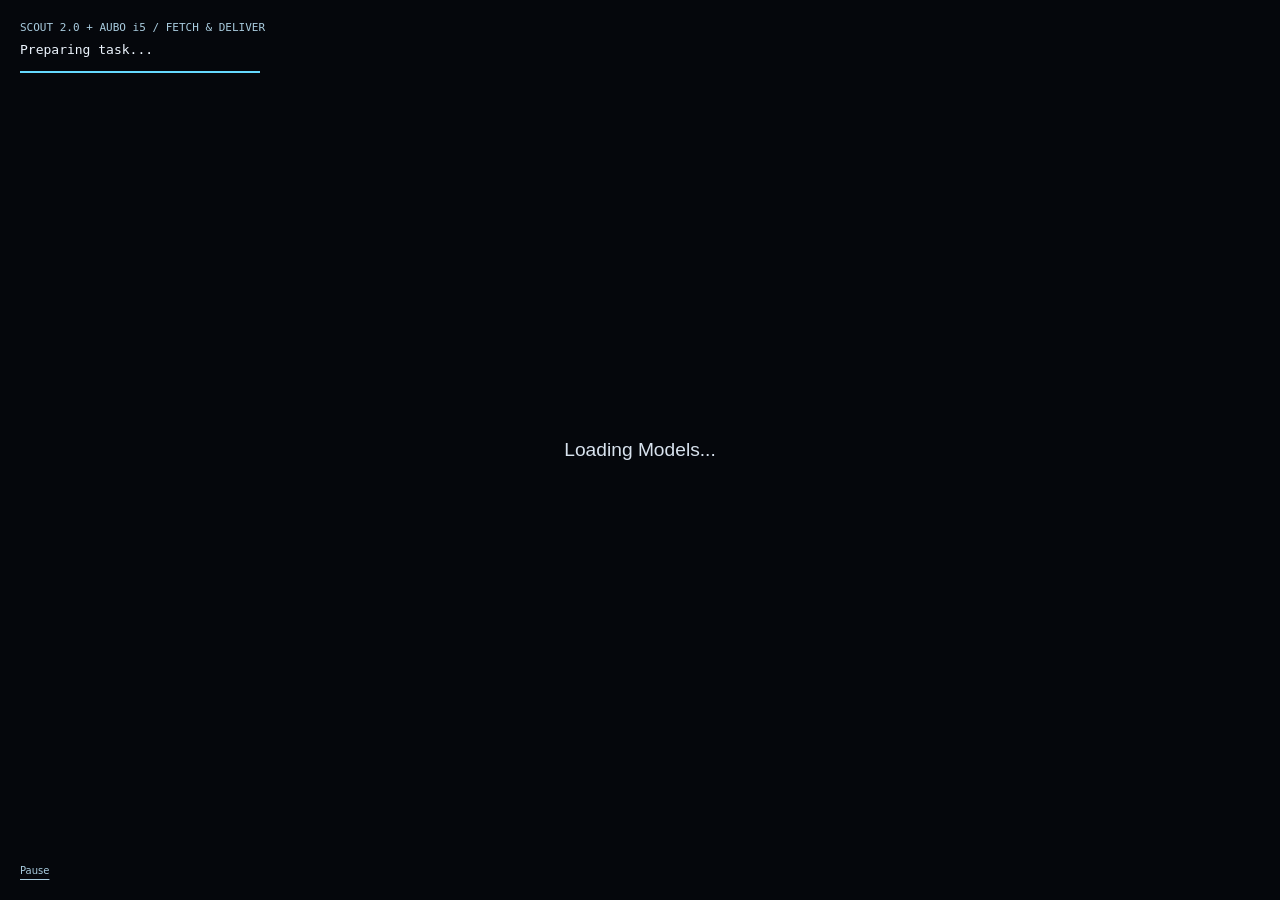
<file: scout-aubo/index.html>
<!DOCTYPE html>
<html lang="en">
<head>
    <meta charset="UTF-8">
    <meta name="viewport" content="width=device-width, initial-scale=1.0">
    <title>Scout 2.0 + AUBO i5</title>
    <link rel="icon" href="data:,">
    <style>
        body {
            margin: 0;
            overflow: hidden;
            background-color: var(--demo-bg, #05070c);
            font-family: sans-serif;
        }
        #demo-container {
            width: 100vw;
            height: 100vh;
            background-color: var(--demo-bg, #05070c);
        }
        canvas {
            display: block;
            background-color: var(--demo-bg, #05070c);
        }
        :root[data-theme="light"] {
            --demo-bg: #ffffff;
        }
        :root[data-theme="dark"] {
            --demo-bg: #05070c;
        }
        #loading {
            position: absolute;
            top: 50%;
            left: 50%;
            transform: translate(-50%, -50%);
            font-size: 1.2rem;
            color: #d8e2ee;
            pointer-events: none;
        }
        .mission-hud { position: absolute; z-index: 2; top: 18px; left: 20px; right: 20px; pointer-events: none; color: #a9ccdf; font: 11px/1.8 ui-monospace, monospace; }
        .mission-hud strong { color: #eef6ff; font-weight: 500; display: block; font-size: 13px; }
        .mission-controls { position: absolute; left: 20px; right: 20px; bottom: 16px; display: flex; align-items: center; gap: 10px; color: #a9ccdf; font: 10px system-ui, sans-serif; }
        .mission-controls button { padding: 8px 0; background: transparent; color: inherit; border: 0; border-radius: 0; font: inherit; text-decoration: underline; text-underline-offset: 5px; cursor: pointer; }
        .mission-controls button:focus-visible { outline: 2px solid #65d9ff; }
        .mission-meter { height: 2px; background: #354959; margin-top: 10px; max-width: 240px; }
        .mission-meter span { display: block; height: 100%; background: #65d9ff; }
        :root[data-theme="light"] .mission-hud, :root[data-theme="light"] .mission-controls { color: #365b70; }
        :root[data-theme="light"] .mission-hud strong { color: #152a3b; }
        @media(max-width: 450px) { .mission-controls { flex-wrap: wrap; } .mission-controls small { width: 100%; } }
    </style>
</head>
<body>
    <div id="loading">Loading Models...</div>
    <div id="demo-container" role="img" aria-label="Mobile robot navigating around an obstacle, picking a part at station A, and delivering it to station B"></div>
    <div class="mission-hud">SCOUT 2.0 + AUBO i5 / FETCH &amp; DELIVER<strong data-mission-status>Preparing task...</strong><div class="mission-meter"><span data-mission-progress></span></div></div>
    <div class="mission-controls"><button type="button" data-mission-pause aria-pressed="false">Pause</button></div>
    <script type="importmap">
      {
        "imports": {
          "three": "https://unpkg.com/three@0.161.0/build/three.module.js",
          "three/addons/": "https://unpkg.com/three@0.161.0/examples/jsm/"
        }
      }
    </script>
    <script src="/model-brotli-register.js"></script>
    <script type="module">
        await (window.modelBrotliReady || Promise.resolve());
        import("./app.js?v=20261012b");
    </script>
</body>
</html>
</file>
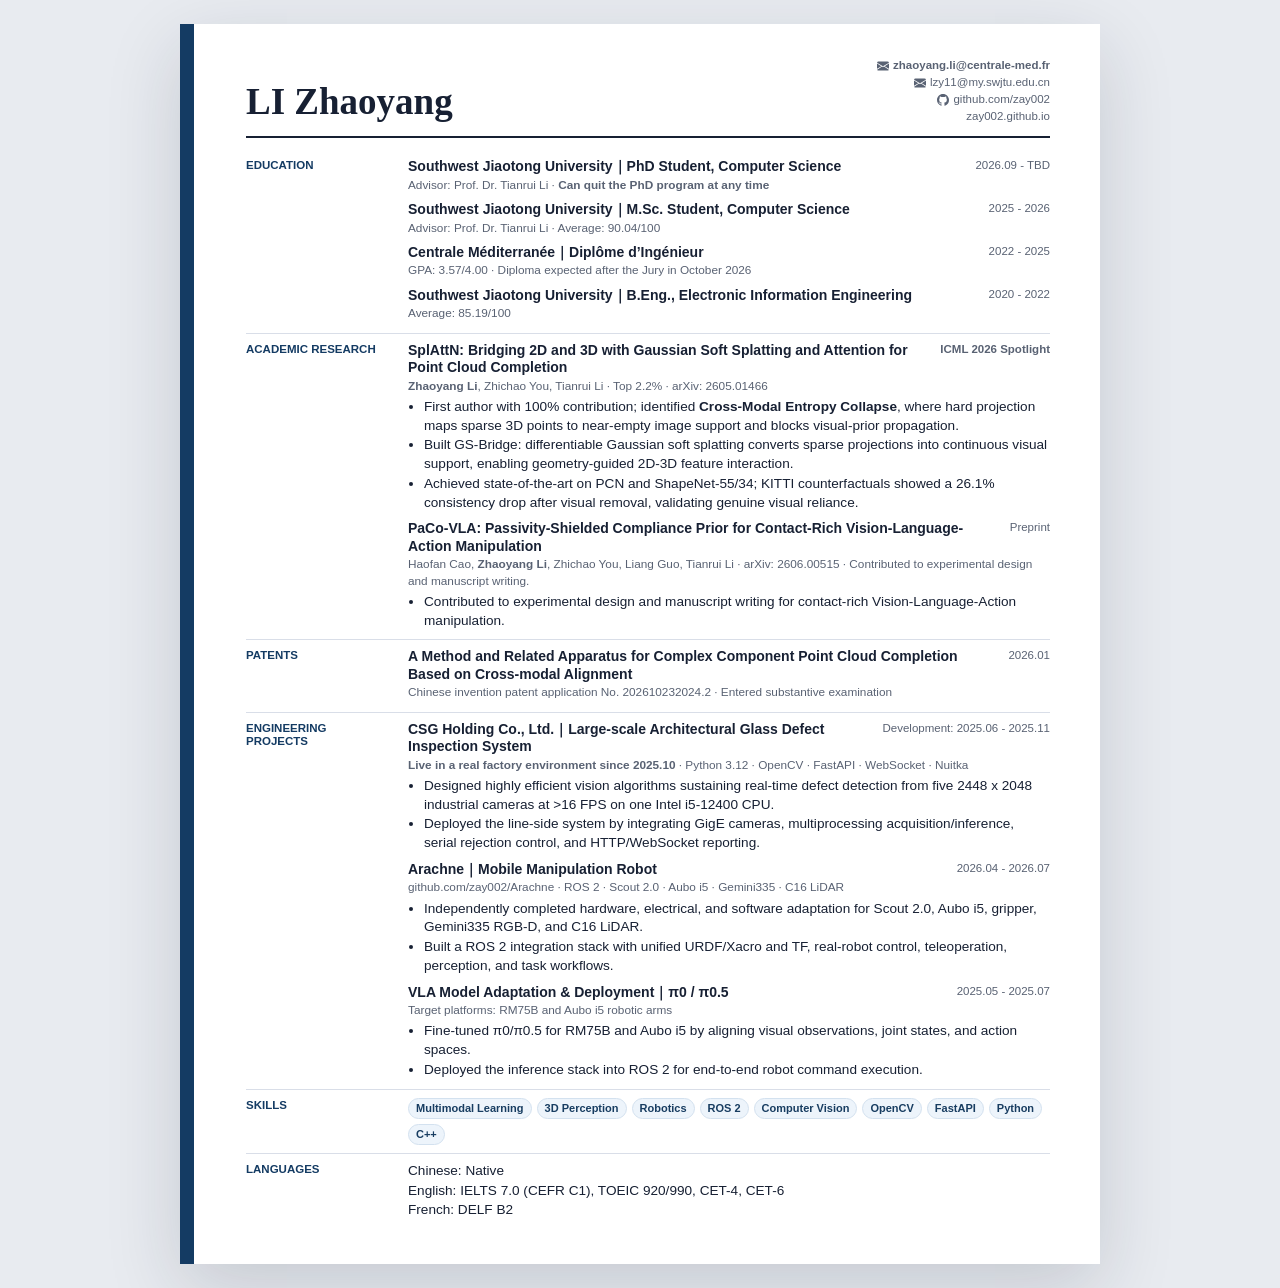
<file: resume_en.html>
<!doctype html>
<html lang="en">
  <head>
    <meta charset="utf-8">
    <meta name="google" content="notranslate">
    <meta name="viewport" content="width=device-width, initial-scale=1">
    <title>Li Zhaoyang - Resume</title>
    <style>
      :root {
        --ink: #172033;
        --muted: #596273;
        --hairline: #d9dee8;
        --accent: #143b63;
        --accent-soft: #edf4fb;
        --paper: #ffffff;
      }

      * {
        box-sizing: border-box;
      }

      html {
        background: #e8ebf0;
        color: var(--ink);
        font-family: "Inter", "Segoe UI", Arial, sans-serif;
        font-size: 13.6px;
        line-height: 1.38;
      }

      body {
        margin: 0;
      }

      .page {
        position: relative;
        width: min(100%, 920px);
        min-height: 1100px;
        margin: 24px auto;
        padding: 34px 50px 36px 66px;
        background: var(--paper);
        box-shadow: 0 24px 70px rgba(23, 32, 51, 0.16);
      }

      .page::before {
        content: "";
        position: absolute;
        inset: 0 auto 0 0;
        width: 14px;
        background: var(--accent);
      }

      header {
        display: flex;
        align-items: flex-end;
        justify-content: space-between;
        gap: 24px;
        border-bottom: 2px solid var(--ink);
        padding-bottom: 12px;
        margin-bottom: 12px;
      }

      h1 {
        margin: 0 0 4px;
        font-family: Georgia, "Times New Roman", serif;
        font-size: 37px;
        line-height: 1;
        font-weight: 700;
      }

      .role {
        color: var(--accent);
        font-size: 14.5px;
        font-weight: 750;
        margin-bottom: 8px;
      }

      .contact {
        display: flex;
        flex-direction: column;
        align-items: flex-end;
        gap: 1px;
        color: var(--muted);
        font-size: 11.5px;
        text-align: right;
      }

      .contact a {
        color: inherit;
        text-decoration: none;
        display: inline-flex;
        align-items: center;
        gap: 4px;
      }

      .contact-icon {
        width: 12px;
        height: 12px;
        fill: currentColor;
        flex: 0 0 auto;
      }

      section {
        display: grid;
        grid-template-columns: 142px 1fr;
        gap: 20px;
        padding: 8px 0;
        border-bottom: 1px solid var(--hairline);
      }

      section:last-child {
        border-bottom: 0;
      }

      h2 {
        margin: 1px 0 0;
        color: var(--accent);
        font-size: 11.5px;
        line-height: 1.2;
        text-transform: uppercase;
        font-weight: 850;
      }

      .item {
        margin-bottom: 8px;
      }

      .item:last-child {
        margin-bottom: 0;
      }

      .line {
        display: flex;
        justify-content: space-between;
        gap: 18px;
        margin-bottom: 1px;
      }

      h3 {
        margin: 0;
        font-size: 14px;
        line-height: 1.25;
      }

      .meta {
        color: var(--muted);
        font-size: 11.5px;
        white-space: nowrap;
      }

      .sub {
        color: var(--muted);
        font-size: 11.8px;
        margin-bottom: 3px;
      }

      p {
        margin: 0;
      }

      ul {
        margin: 4px 0 0;
        padding-left: 16px;
      }

      li {
        margin: 1px 0;
      }

      .tags {
        display: flex;
        flex-wrap: wrap;
        gap: 5px;
      }

      .tags span {
        background: var(--accent-soft);
        color: #183d61;
        border: 1px solid #d3e1ef;
        border-radius: 999px;
        padding: 2px 7px;
        font-size: 11px;
        font-weight: 650;
      }

      .language-list p + p {
        margin-top: 1px;
      }

      @media (max-width: 720px) {
        .page {
          margin: 0;
          padding: 30px 20px 30px 32px;
          min-height: 0;
          box-shadow: none;
        }

        section {
          grid-template-columns: 1fr;
          gap: 8px;
        }

        header {
          display: block;
        }

        .contact {
          align-items: flex-start;
          max-width: none;
          text-align: left;
        }

        .line {
          display: block;
        }

        .meta {
          white-space: normal;
        }
      }

      @media print {
        @page {
          size: A4;
          margin: 0;
        }

        html {
          background: #fff;
          print-color-adjust: exact;
          -webkit-print-color-adjust: exact;
        }

        body {
          margin: 0;
        }

        .page {
          width: 210mm;
          min-height: 297mm;
          margin: 0;
          box-shadow: none;
        }

        section {
          break-inside: avoid;
        }
      }
    </style>
  </head>
  <body>
    <main class="page">
      <header>
        <h1><strong>LI Zhaoyang</strong></h1>
        <div class="contact">
          <a href="mailto:zhaoyang.li@centrale-med.fr"><svg class="contact-icon" viewBox="0 0 16 16" aria-hidden="true"><path d="M.05 3.555A2 2 0 0 1 2 2h12a2 2 0 0 1 1.95 1.555L8 8.414zM0 4.697v7.104l5.803-3.558zM6.761 8.83l-6.57 4.027A2 2 0 0 0 2 14h12a2 2 0 0 0 1.808-1.144l-6.57-4.027L8 9.586zm3.436-.586L16 11.801V4.697z"/></svg><strong>zhaoyang.li@centrale-med.fr</strong></a>
          <a href="mailto:lzy11@my.swjtu.edu.cn"><svg class="contact-icon" viewBox="0 0 16 16" aria-hidden="true"><path d="M.05 3.555A2 2 0 0 1 2 2h12a2 2 0 0 1 1.95 1.555L8 8.414zM0 4.697v7.104l5.803-3.558zM6.761 8.83l-6.57 4.027A2 2 0 0 0 2 14h12a2 2 0 0 0 1.808-1.144l-6.57-4.027L8 9.586zm3.436-.586L16 11.801V4.697z"/></svg>lzy11@my.swjtu.edu.cn</a>
          <a href="https://github.com/zay002"><svg class="contact-icon" viewBox="0 0 16 16" aria-hidden="true"><path d="M8 0C3.58 0 0 3.58 0 8c0 3.54 2.29 6.53 5.47 7.59.4.07.55-.17.55-.38 0-.19-.01-.82-.01-1.49-2.01.37-2.53-.49-2.69-.94-.09-.23-.48-.94-.82-1.13-.28-.15-.68-.52-.01-.53.63-.01 1.08.58 1.23.82.72 1.21 1.87.87 2.33.66.07-.52.28-.87.51-1.07-1.78-.2-3.64-.89-3.64-3.95 0-.87.31-1.59.82-2.15-.08-.2-.36-1.02.08-2.12 0 0 .67-.21 2.2.82.64-.18 1.32-.27 2-.27s1.36.09 2 .27c1.53-1.04 2.2-.82 2.2-.82.44 1.1.16 1.92.08 2.12.51.56.82 1.27.82 2.15 0 3.07-1.87 3.75-3.65 3.95.29.25.54.73.54 1.48 0 1.07-.01 1.93-.01 2.2 0 .21.15.46.55.38A8.01 8.01 0 0 0 16 8c0-4.42-3.58-8-8-8"/></svg>github.com/zay002</a>
          <a href="https://zay002.github.io">zay002.github.io</a>
        </div>
      </header>

      <section>
        <h2>Education</h2>
        <div>
          <div class="item">
            <div class="line"><h3>Southwest Jiaotong University｜PhD Student, Computer Science</h3><span class="meta">2026.09 - TBD</span></div>
            <div class="sub">Advisor: Prof. Dr. Tianrui Li · <strong>Can quit the PhD program at any time</strong></div>
          </div>
          <div class="item">
            <div class="line"><h3>Southwest Jiaotong University｜M.Sc. Student, Computer Science</h3><span class="meta">2025 - 2026</span></div>
            <div class="sub">Advisor: Prof. Dr. Tianrui Li · Average: 90.04/100</div>
          </div>
          <div class="item">
            <div class="line"><h3>Centrale Méditerranée｜Diplôme d’Ingénieur</h3><span class="meta">2022 - 2025</span></div>
            <div class="sub">GPA: 3.57/4.00 · Diploma expected after the Jury in October 2026</div>
          </div>
          <div class="item">
            <div class="line"><h3>Southwest Jiaotong University｜B.Eng., Electronic Information Engineering</h3><span class="meta">2020 - 2022</span></div>
            <div class="sub">Average: 85.19/100</div>
          </div>
        </div>
      </section>

      <section>
        <h2>Academic Research</h2>
        <div>
          <div class="item">
            <div class="line"><h3>SplAttN: Bridging 2D and 3D with Gaussian Soft Splatting and Attention for Point Cloud Completion</h3><span class="meta"><strong>ICML 2026 Spotlight</strong></span></div>
            <div class="sub"><strong>Zhaoyang Li</strong>, Zhichao You, Tianrui Li · Top 2.2% · arXiv: 2605.01466</div>
            <ul>
              <li>First author with 100% contribution; identified <strong>Cross-Modal Entropy Collapse</strong>, where hard projection maps sparse 3D points to near-empty image support and blocks visual-prior propagation.</li>
              <li>Built GS-Bridge: differentiable Gaussian soft splatting converts sparse projections into continuous visual support, enabling geometry-guided 2D-3D feature interaction.</li>
              <li>Achieved state-of-the-art on PCN and ShapeNet-55/34; KITTI counterfactuals showed a 26.1% consistency drop after visual removal, validating genuine visual reliance.</li>
            </ul>
          </div>
          <div class="item">
            <div class="line"><h3>PaCo-VLA: Passivity-Shielded Compliance Prior for Contact-Rich Vision-Language-Action Manipulation</h3><span class="meta">Preprint</span></div>
            <div class="sub">Haofan Cao, <strong>Zhaoyang Li</strong>, Zhichao You, Liang Guo, Tianrui Li · arXiv: 2606.00515 · Contributed to experimental design and manuscript writing.</div>
            <ul>
              <li>Contributed to experimental design and manuscript writing for contact-rich Vision-Language-Action manipulation.</li>
            </ul>
          </div>
        </div>
      </section>

      <section>
        <h2>Patents</h2>
        <div class="item">
          <div class="line"><h3>A Method and Related Apparatus for Complex Component Point Cloud Completion Based on Cross-modal Alignment</h3><span class="meta">2026.01</span></div>
          <div class="sub">Chinese invention patent application No. 202610232024.2 · Entered substantive examination</div>
        </div>
      </section>

      <section>
        <h2>Engineering Projects</h2>
        <div>
          <div class="item">
            <div class="line"><h3>CSG Holding Co., Ltd.｜Large-scale Architectural Glass Defect Inspection System</h3><span class="meta">Development: 2025.06 - 2025.11</span></div>
            <div class="sub"><strong>Live in a real factory environment since 2025.10</strong> · Python 3.12 · OpenCV · FastAPI · WebSocket · Nuitka</div>
            <ul>
              <li>Designed highly efficient vision algorithms sustaining real-time defect detection from five 2448 x 2048 industrial cameras at &gt;16 FPS on one Intel i5-12400 CPU.</li>
              <li>Deployed the line-side system by integrating GigE cameras, multiprocessing acquisition/inference, serial rejection control, and HTTP/WebSocket reporting.</li>
            </ul>
          </div>
          <div class="item">
            <div class="line"><h3>Arachne｜Mobile Manipulation Robot</h3><span class="meta">2026.04 - 2026.07</span></div>
            <div class="sub">github.com/zay002/Arachne · ROS 2 · Scout 2.0 · Aubo i5 · Gemini335 · C16 LiDAR</div>
            <ul>
              <li>Independently completed hardware, electrical, and software adaptation for Scout 2.0, Aubo i5, gripper, Gemini335 RGB-D, and C16 LiDAR.</li>
              <li>Built a ROS 2 integration stack with unified URDF/Xacro and TF, real-robot control, teleoperation, perception, and task workflows.</li>
            </ul>
          </div>
          <div class="item">
            <div class="line"><h3>VLA Model Adaptation &amp; Deployment｜π0 / π0.5</h3><span class="meta">2025.05 - 2025.07</span></div>
            <div class="sub">Target platforms: RM75B and Aubo i5 robotic arms</div>
            <ul>
              <li>Fine-tuned π0/π0.5 for RM75B and Aubo i5 by aligning visual observations, joint states, and action spaces.</li>
              <li>Deployed the inference stack into ROS 2 for end-to-end robot command execution.</li>
            </ul>
          </div>
        </div>
      </section>

      <section>
        <h2>Skills</h2>
        <div class="tags">
          <span>Multimodal Learning</span><span>3D Perception</span><span>Robotics</span><span>ROS 2</span><span>Computer Vision</span><span>OpenCV</span><span>FastAPI</span><span>Python</span><span>C++</span>
        </div>
      </section>

      <section>
        <h2>Languages</h2>
        <div class="language-list">
          <p>Chinese: Native</p>
          <p>English: IELTS 7.0 (CEFR C1), TOEIC 920/990, CET-4, CET-6</p>
          <p>French: DELF B2</p>
        </div>
      </section>
    </main>
  </body>
</html>
</file>
